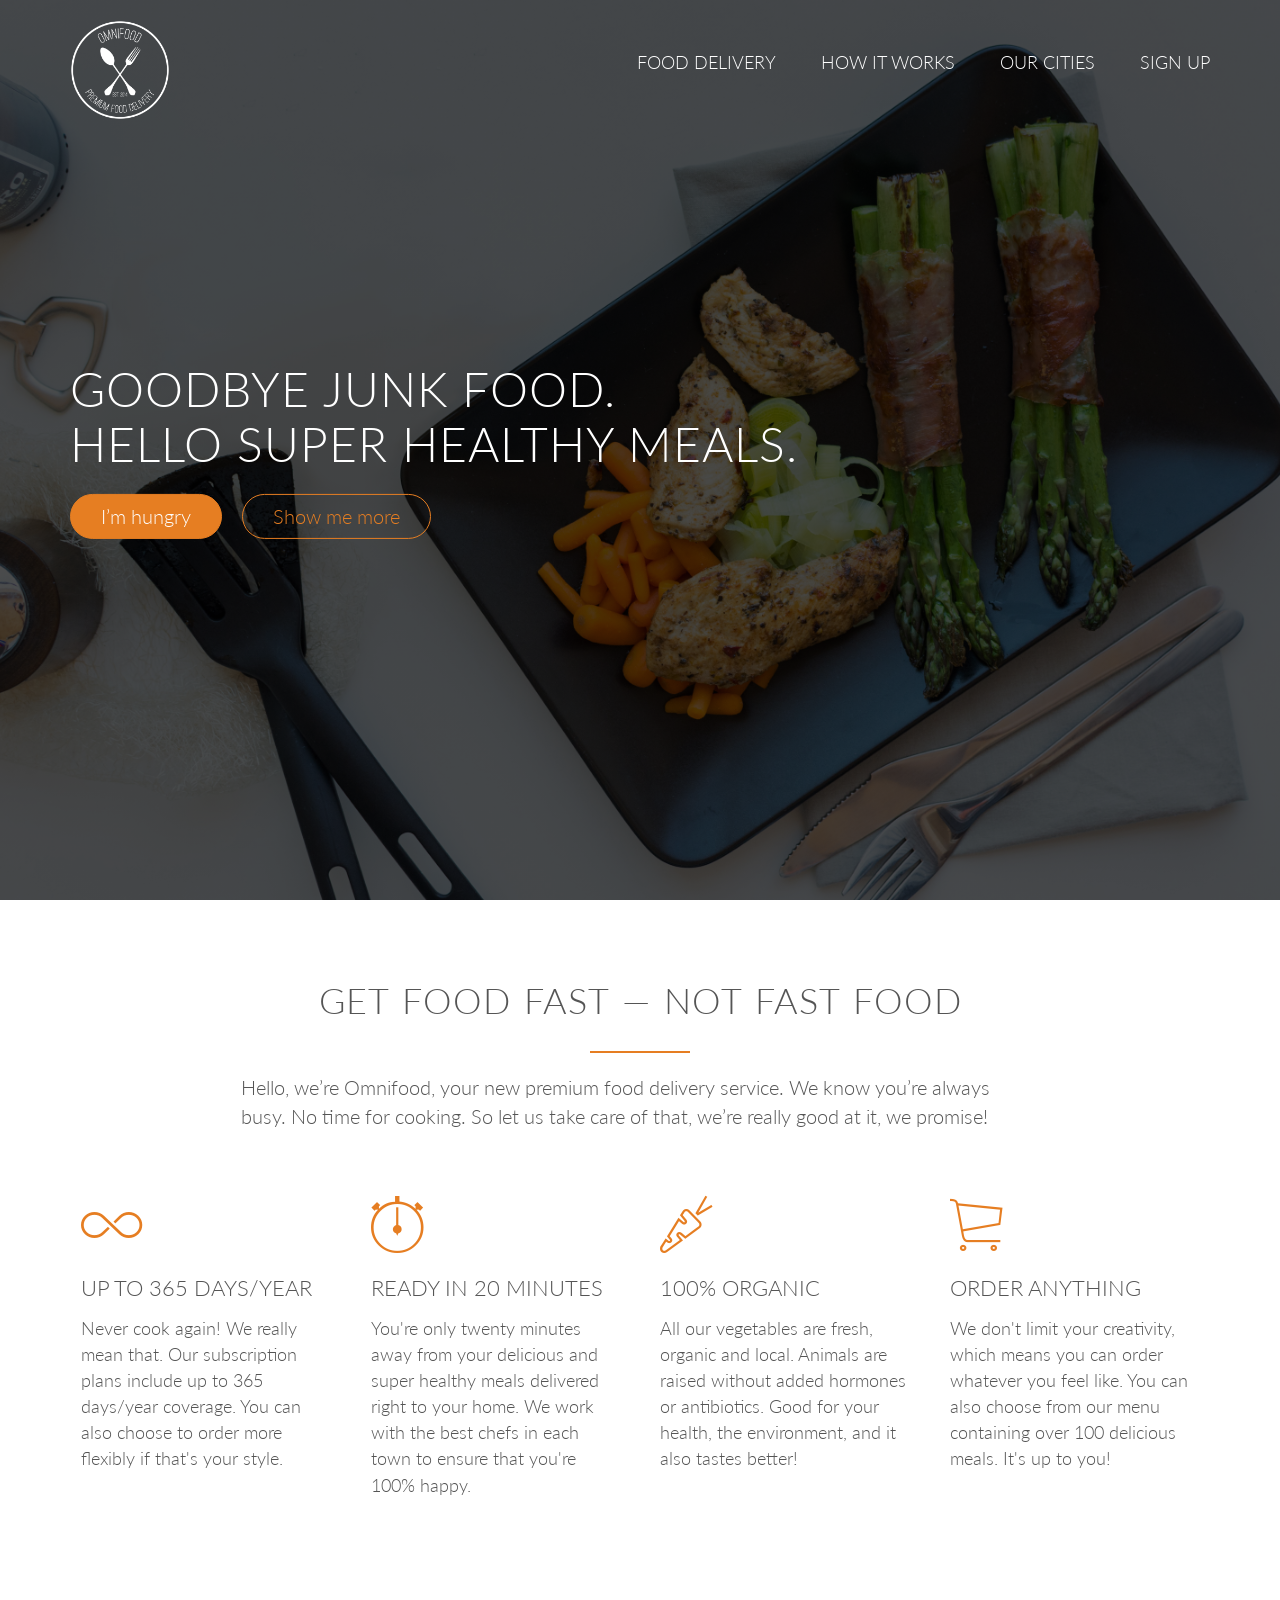
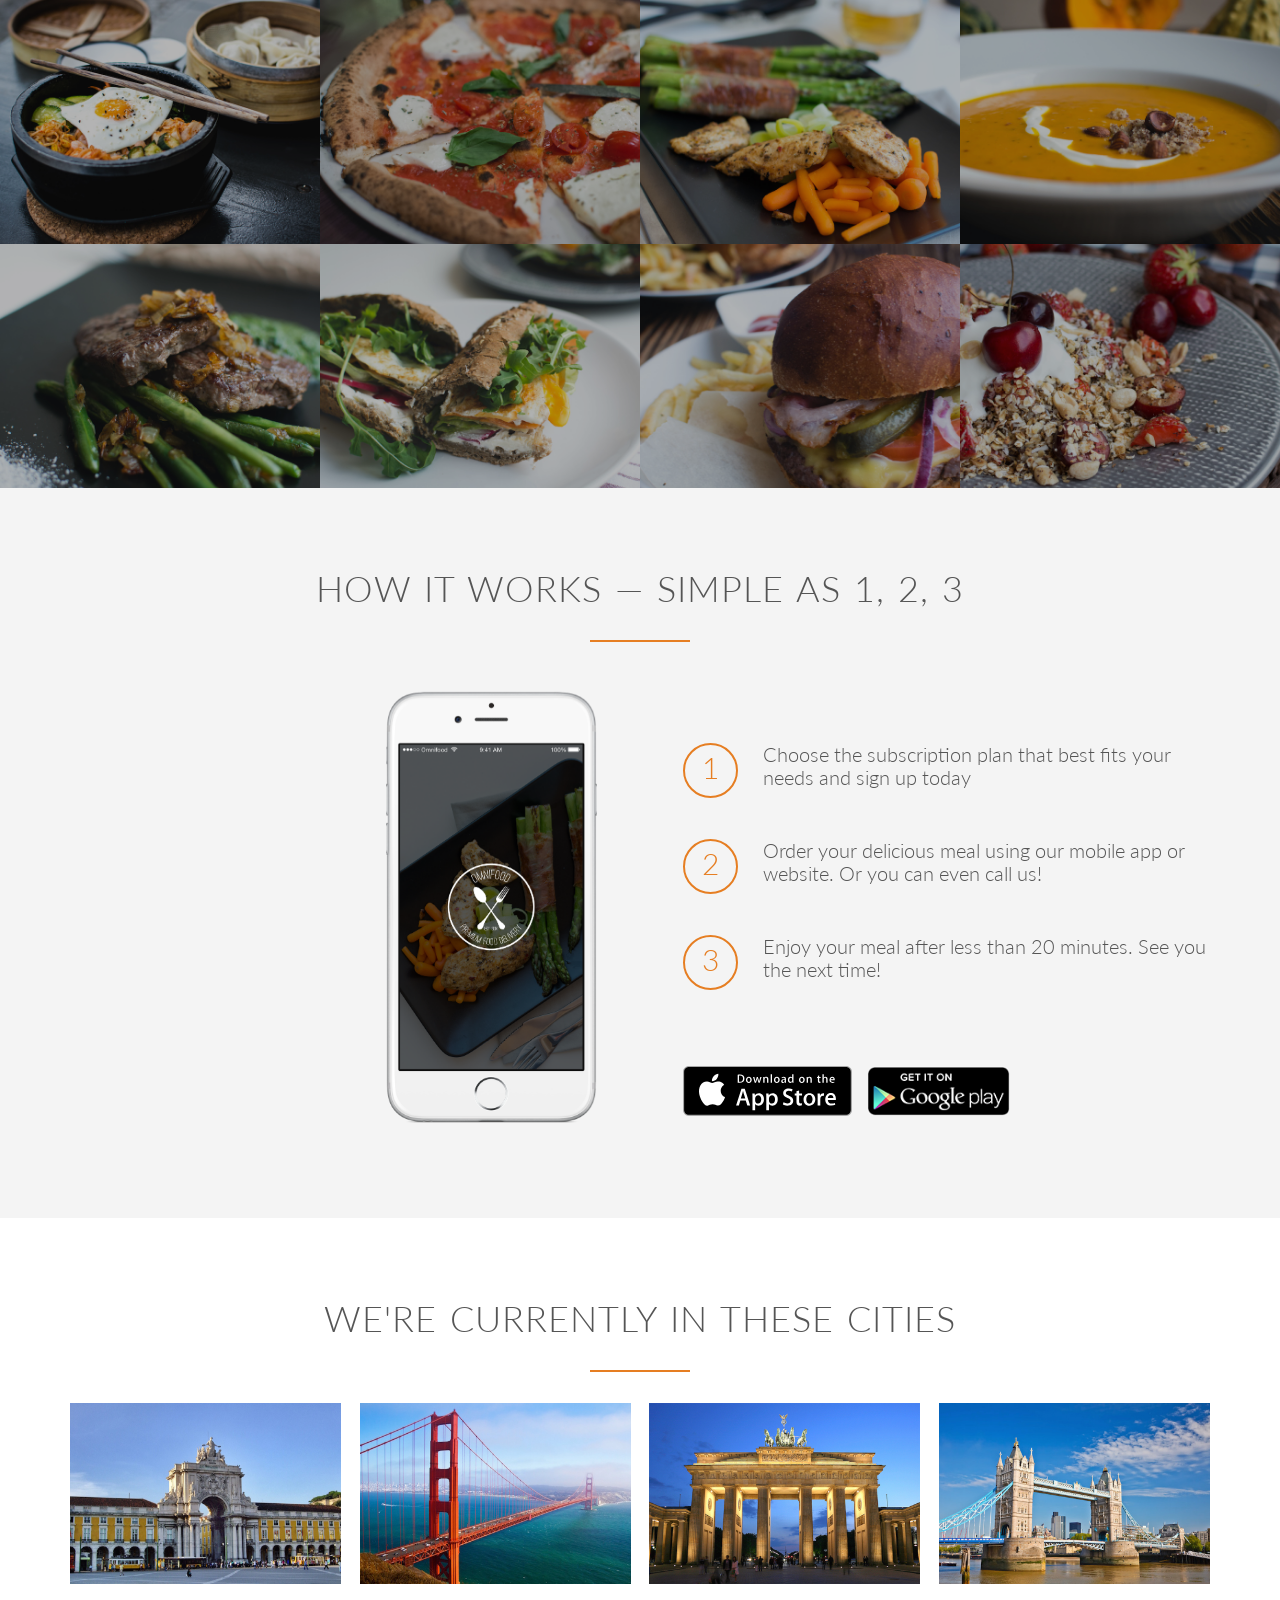
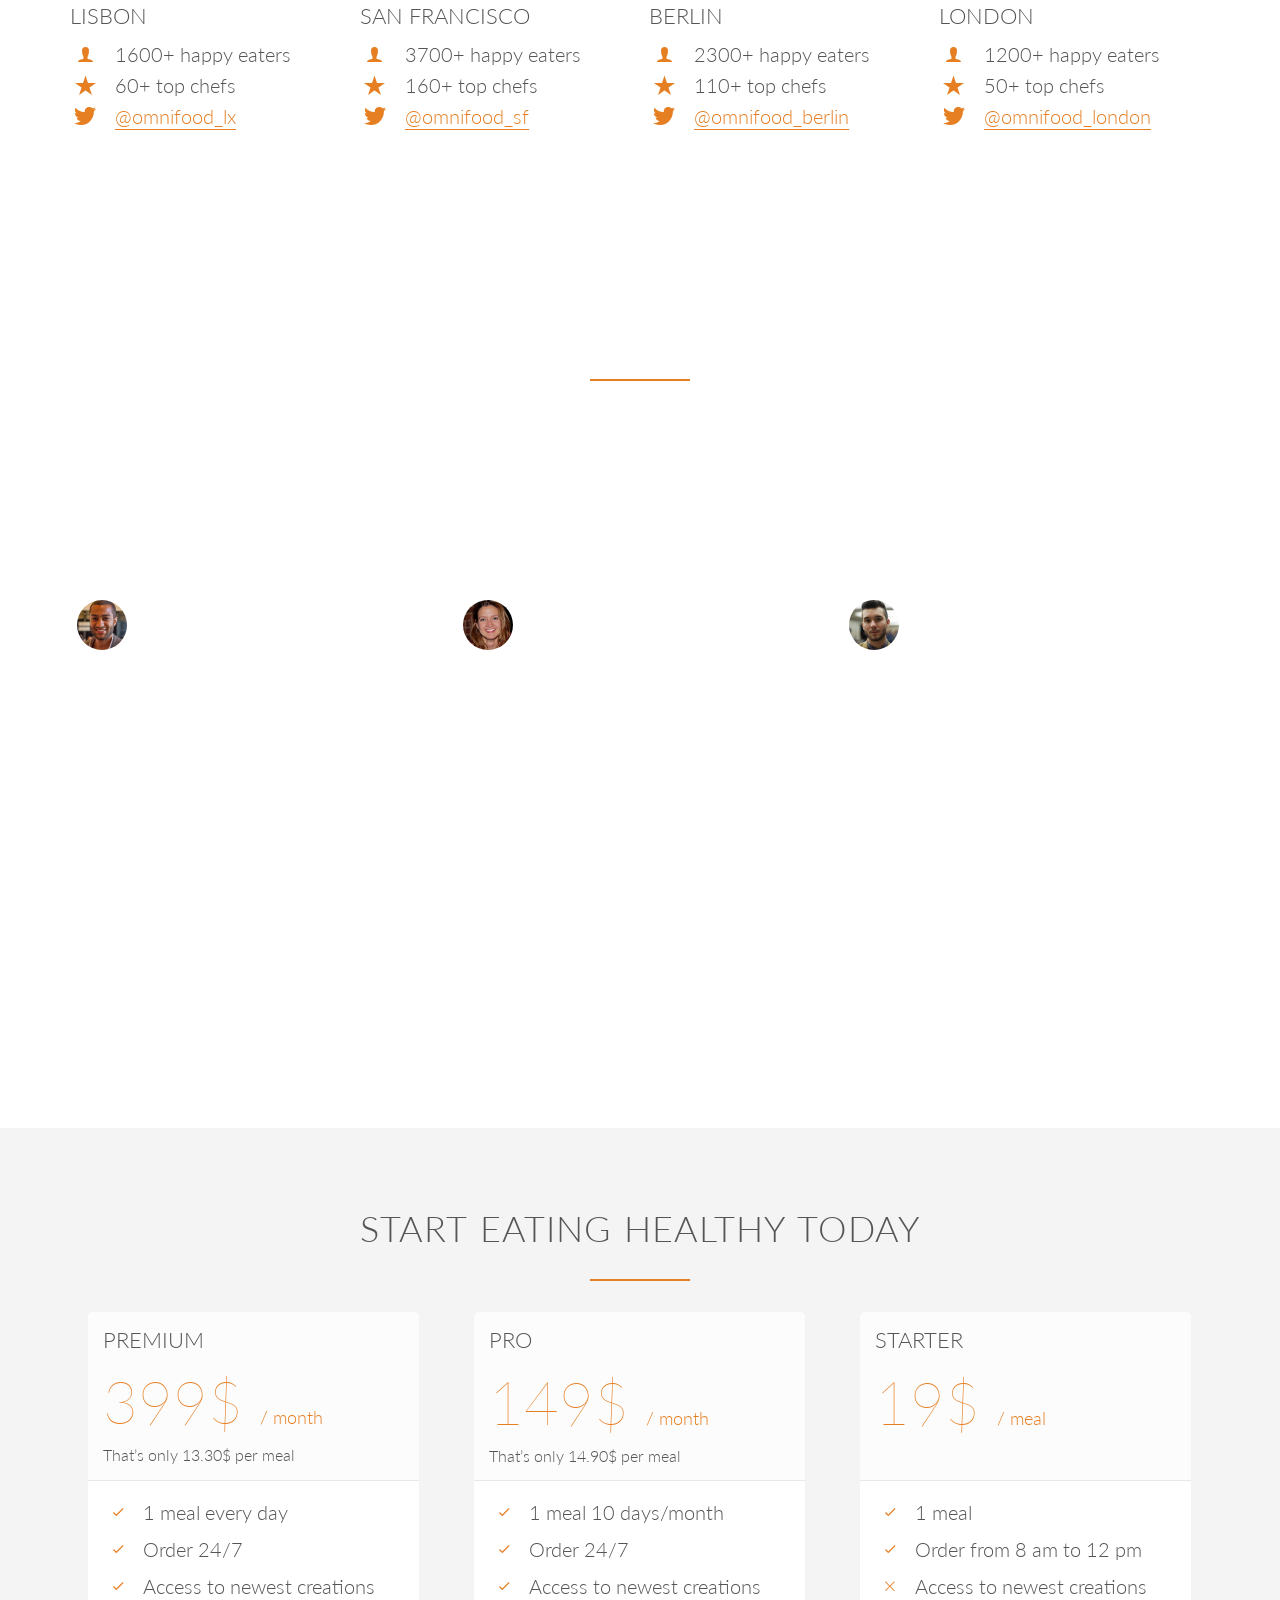
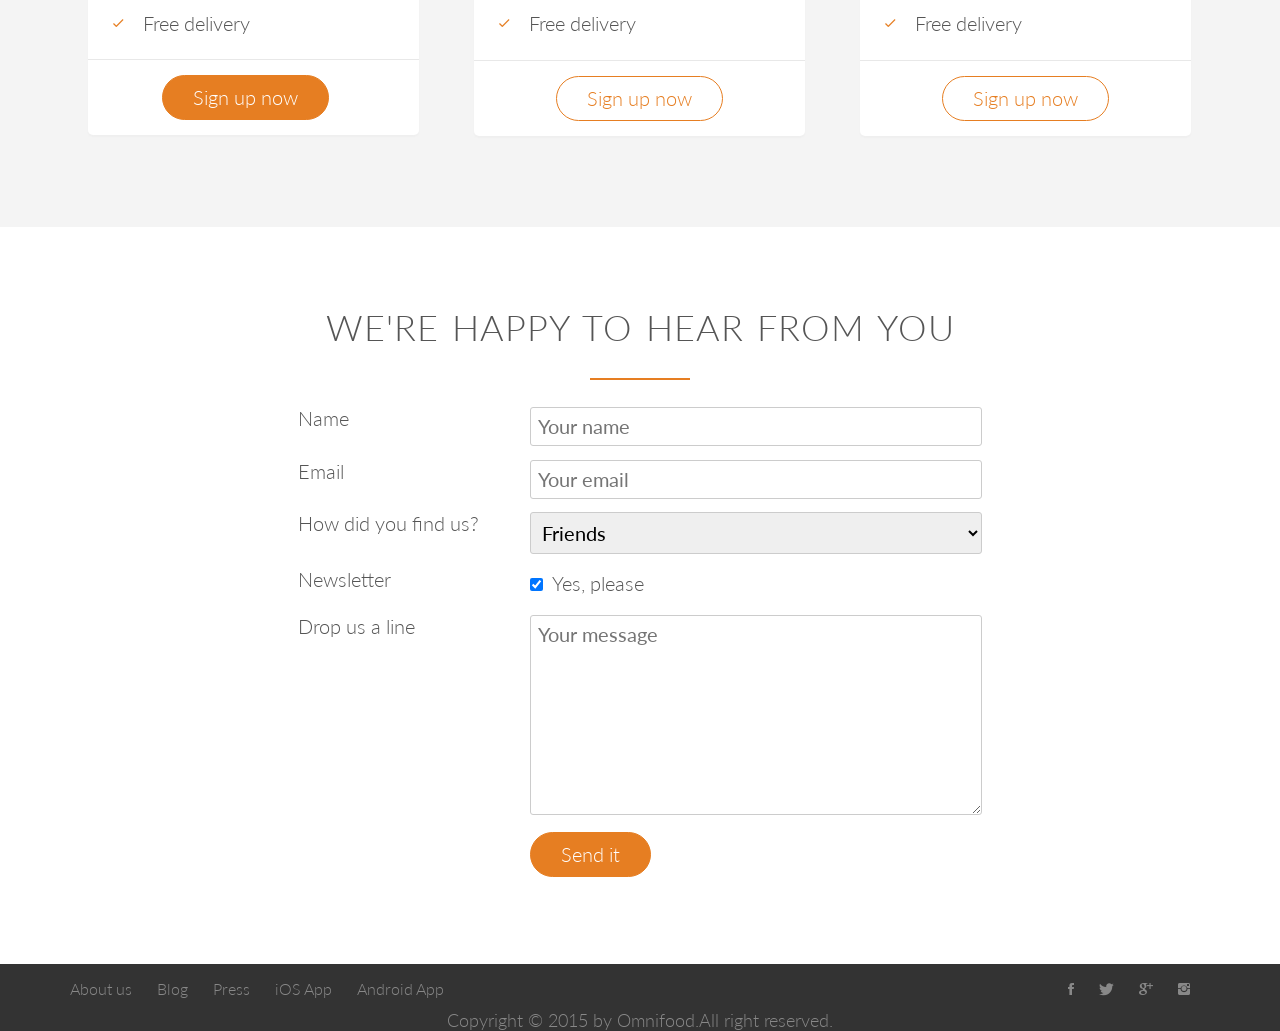
<file: index.html>
<!DOCTYPE html>
<html lang="en">
    <head>
        <meta charset="utf-8">
        <meta name="viewport" content="width=device-width, initial-scale=1.0">
        <meta name="description" content="Omifood is premium food delivery service with a mission to bring affordable and healthy meal to as many people as possible.">
        <link rel="stylesheet" type="text/css" href="vendors/css/normalize.css">
        <link rel="stylesheet" type="text/css" href="resources/css/style.css">
        <link rel="stylesheet" type="text/css" href="vendors/css/grid.css">
        <link rel="stylesheet" type="text/css" href="vendors/css/ionicons.min.css">
        <link rel="stylesheet" type="text/css" href="resources/css/queries.css">
        <link rel="stylesheet" type="text/css" href="vendors/css/animate.css">
        <link href="https://fonts.googleapis.com/css2?family=Lato:ital,wght@0,100;0,300;0,400;1,300&display=swap" rel="stylesheet">
        <title>The Food Factory</title>
        <link rel="apple-touch-icon" sizes="180x180" href="resources\favicon/apple-touch-icon.png">
        <link rel="icon" type="image/png" sizes="32x32" href="resources\favicon/favicon-32x32.png">
        <link rel="icon" type="image/png" sizes="16x16" href="resources\favicon/favicon-16x16.png">
        <link rel="manifest" href="resources\favicon/site.webmanifest">
        <link rel="mask-icon" href="resources\favicon/safari-pinned-tab.svg" color="#5bbad5">
        <link rel="shortcut icon" href="resources\favicon/favicon.ico">
        <meta name="msapplication-TileColor" content="#da532c">
        <meta name="msapplication-config" content="resources\favicon/browserconfig.xml">
        <meta name="theme-color" content="#ffffff">

    </head>

    <body>
        <header>
            <nav>
                <div class="row">
                    <img src="resources/img/logo-white.png" alt="Omnifood logo" class ="logo">
                    <img src="resources/img/logo.png" alt="Omnifood logo black" class ="logo-black">
                    <ul class ="main-nav js--main-nav">
                        <li><a href="#features">Food delivery</a></li>
                        <li><a href="#works">How it works</a></li>
                        <li><a href="#cities">Our cities</a></li>    
                        <li><a href="#plans">Sign up</a></li>                            
                    </ul>
                    <a class="mobile-nav-icon js--nav-icon"><i class="ion-navicon-round"></i></a>
                </div>
            </nav>
            <div class="hero-text-box">
                <h1>Goodbye junk food.<br> Hello super healthy meals.</h1>
                <a class ="btn btn-full js--scroll-to-plans" href="#">I’m hungry </a> 
                <a class ="btn btn-ghost js--scroll-to-start" href="#">Show me more </a>
            </div>
        </header>
        <section class="section-features js--section-features" id="features">
            <div class="row">
                <h2>Get food fast &mdash; not fast food</h2>
                <p class="long-copy">
                    Hello, we’re Omnifood, your new premium food delivery service. We know you’re always busy. No time for cooking. So let us take care of that, we’re really good at it, we promise!
                </p>
            </div>
            <div class="row js--wp-1">
                <div class="col span-1-of-4 box">
                    <i class="ion-ios-infinite-outline icon-big"></i>
                    <h3>Up to 365 days/year</h3>
                    <p>
                       Never cook again! We really mean that. Our subscription plans include up to 365 days/year coverage. You can also choose to order more flexibly if that's your style.
                    </p>
                </div>
                <div class="col span-1-of-4 box">
                    <i class="ion-ios-stopwatch-outline icon-big"></i>
                    <h3>Ready in 20 minutes</h3>
                    <p>
                        You're only twenty minutes away from your delicious and super healthy meals delivered right to your home. We work with the best chefs in each town to ensure that you're 100% happy.
                    </p>
                </div>
                <div class="col span-1-of-4 box">
                    <i class="ion-ios-nutrition-outline icon-big"></i>
                    <h3>100% organic</h3>
                    <p>
                        All our vegetables are fresh, organic and local. Animals are raised without added hormones or antibiotics. Good for your health, the environment, and it also tastes better!
                    </p>
                </div>
                <div class="col span-1-of-4 box">
                    <i class="ion-ios-cart-outline icon-big"></i>
                    <h3>Order anything</h3>
                    <p>
                        We don't limit your creativity, which means you can order whatever you feel like. You can also choose from our menu containing over 100 delicious meals. It's up to you!
                    </p>
                </div>
            </div>
        </section>
        <section class="section-meals">
            <ul class="meal-showcase cleaxfix">
                <li>
                    <figure class="meal-photo">
                        <img src="resources/img/1.jpg" alt="Korean bibimbap with egg and vegetables">
                    </figure>
                </li>
                <li>
                    <figure class="meal-photo">
                        <img src="resources/img/2.jpg" alt="Simple italian pizza with cherry tomatoes">
                    </figure>
                </li>
                <li>
                    <figure class="meal-photo">
                        <img src="resources/img/3.jpg" alt="Chicken breast steak with vegetables">
                    </figure>
                </li>
                <li>
                    <figure class="meal-photo">
                        <img src="resources/img/4.jpg" alt="Autumn pumpkin soup">
                    </figure>
                </li>
            </ul>
            <ul class="meal-showcase cleaxfix ">
                <li>
                    <figure class="meal-photo">
                        <img src="resources/img/5.jpg" alt="Paleo beef steak with vegetables">
                    </figure>
                </li>
                <li>
                    <figure class="meal-photo">
                        <img src="resources/img/6.jpg" alt="Healthy baguette with egg and vegetables">
                    </figure>
                </li>
                <li>
                    <figure class="meal-photo">
                        <img src="resources/img/7.jpg" alt="Burger with cheddar and bacon">
                    </figure>
                </li>
                <li>
                    <figure class="meal-photo">
                        <img src="resources/img/8.jpg" alt="Granola with cherries and strawberries">
                    </figure>
                </li>
            </ul>
        </section>
        <section class="section-steps" id='works'>
            <div class="row">
                <h2>How it works &mdash; Simple as 1, 2, 3</h2>
            </div>
            <div class="row">
                <div class="col span-1-of-2 steps-box">
                    <img src="resources/img/app-iPhone.png" alt="Omnifood app on Iphone" class="app-screen js--wp-2">
                </div>
                <div class="col span-1-of-2 steps-box">
                    <div class="work-steps">
                        <div>1</div>
                        <p>Choose the subscription plan that best fits your needs and sign up today</p>
                    </div>
                    <div class="work-steps">
                        <div>2</div>
                        <p>Order your delicious meal using our mobile app or website. Or you can even call us!</p>
                    </div>
                    <div class="work-steps">
                        <div>3</div>
                        <p>Enjoy your meal after less than 20 minutes. See you the next time!</p>
                    </div>

                    <a href="#" class="btn-app"><img src="resources/img/download-app.svg" alt="App Store Button"> </a>
                    <a href="#" class="btn-app"><img src="resources/img/download-app-android.png" alt="Play Store Button"> </a>
                </div>
            </div>

        </section>
        <section class="section-cities" id="cities">
            <div class="row">
                <h2>We're currently in these cities</h2>
            </div>
            <div class="row js--wp-3">
                <div class="cities span-1-of-4 col">
                    <img src="resources/img/lisbon-3.jpg" alt="Lisbon">
                    <h3>Lisbon</h3>
                    <div class="cityfeature">
                        <i class="ion-ios-person icon-small"></i>
                        1600+ happy eaters
                    </div>
                    <div class="cityfeature">
                        <i class="ion-ios-star icon-small"></i>
                        60+ top chefs
                    </div>
                    <div class="cityfeature">
                        <i class="ion-social-twitter icon-small"></i>
                        <a href="#">@omnifood_lx</a>
                    </div>
                </div>
                <div class="cities span-1-of-4 col">
                    <img src="resources/img/san-francisco.jpg" alt="San Francisco">
                    <h3>San Francisco</h3>
                    <div class="cityfeature">
                        <i class="ion-ios-person icon-small"></i>
                        3700+ happy eaters
                    </div>
                    <div class="cityfeature">
                        <i class="ion-ios-star icon-small"></i>
                        160+ top chefs
                    </div>
                    <div class="cityfeature">
                        <i class="ion-social-twitter icon-small"></i>
                        <a href="#">@omnifood_sf</a>
                    </div> 
                </div>
                <div class="cities span-1-of-4 col">
                    <img src="resources/img/berlin.jpg" alt="Berlin">
                    <h3>Berlin</h3>
                    <div class="cityfeature">
                        <i class="ion-ios-person icon-small"></i>
                        2300+ happy eaters
                    </div>
                    <div class="cityfeature">
                        <i class="ion-ios-star icon-small"></i>
                        110+ top chefs
                    </div>
                    <div class="cityfeature">
                        <i class="ion-social-twitter icon-small"></i>
                        <a href="#">@omnifood_berlin</a>
                    </div>
                </div>
                <div class="cities span-1-of-4 col">
                    <img src="resources/img/london.jpg" alt="London">
                    <h3>London</h3>
                    <div class="cityfeature">
                        <i class="ion-ios-person icon-small"></i>
                        1200+ happy eaters
                    </div>
                    <div class="cityfeature">
                        <i class="ion-ios-star icon-small"></i>
                        50+ top chefs
                    </div>
                    <div class="cityfeature">
                        <i class="ion-social-twitter icon-small"></i>
                        <a href="#">@omnifood_london</a>
                    </div> 
                </div>
            </div>
        </section>

        <section class="section-testimonials">
            <div class="row">
                <h2>Our customers can't live without us</h2>
            </div>
            <div class="row">
                <div class="col span-1-of-3 feedback">
                    <blockquote>
                        Omnifood is just awesome! I just launched a startup which leaves me with no time for cooking, so Omnifood is a life-saver. Now that I got used to it, I couldn't live without my daily meals!
                        <cite><img src="resources/img/customer-1.jpg" alt="customer-1">Alberto Duncan</cite>
                    </blockquote>
                </div>
                <div class="col span-1-of-3 feedback">
                    <blockquote>
                        Inexpensive, healthy and great-tasting meals, delivered right to my home. We have lots of food delivery here in Lisbon, but no one comes even close to Omifood. Me and my family are so in love!
                        <cite><img src="resources/img/customer-2.jpg" alt="customer-2">Joana Silva</cite>
                    </blockquote>
                </div>
                <div class="col span-1-of-3 feedback">
                    <blockquote>
                        I was looking for a quick and easy food delivery service in San Franciso. I tried a lot of them and ended up with Omnifood. Best food delivery service in the Bay Area. Keep up the great work!
                        <cite><img src="resources/img/customer-3.jpg" alt="customer-3">Milton Chapman</cite>
                    </blockquote>
                </div>
            </div>
        </section>
        <section class="section-plans js--section-plans" id="plans">
            <div class="row">
                <h2>Start eating healthy today</h2>
            </div>
            <div class="row">
                <div class="col span-1-of-3">
                    <div class="plan-box js--wp-4">
                        <div>
                            <h3>Premium</h3>
                            <p class="plan-price">399$ <span>/ month</span></p>
                            <p class="plan-price-meal">That’s only 13.30$ per meal</p>
                        </div>
                        <div>
                            <ul>
                                <li><i class="ion-ios-checkmark-empty icon-small"></i>1 meal every day</li>
                                <li><i class="ion-ios-checkmark-empty icon-small"></i>Order 24/7</li>
                                <li><i class="ion-ios-checkmark-empty icon-small"></i>Access to newest creations</li>
                                <li><i class="ion-ios-checkmark-empty icon-small"></i>Free delivery</li>
                            </ul>
                        </div>
                        <div>
                            <a href="#" class="btn btn-full">Sign up now</a>
                        </div>
                    </div>
                </div>
                <div class="col span-1-of-3">
                    <div class="plan-box">
                        <div>
                            <h3>Pro</h3>
                            <p class="plan-price">149$ <span>/ month</span></p>
                            <p class="plan-price-meal">That’s only 14.90$ per meal</p>
                        </div>
                        <div>
                            <ul>
                                <li><i class="ion-ios-checkmark-empty icon-small"></i>1 meal 10 days/month</li>
                                <li><i class="ion-ios-checkmark-empty icon-small"></i>Order 24/7</li>
                                <li><i class="ion-ios-checkmark-empty icon-small"></i>Access to newest creations</li>
                                <li><i class="ion-ios-checkmark-empty icon-small"></i>Free delivery</li>
                            </ul>
                        </div>
                        <div>
                            <a href="#" class="btn btn-ghost">Sign up now</a>
                        </div>
                    </div>
                </div>
                <div class="col span-1-of-3">
                    <div class="plan-box">
                        <div>
                            <h3>Starter</h3>
                            <p class="plan-price">19$ <span>/ meal</span></p>
                            <p class="plan-price-meal">&nbsp;</p>
                        </div>
                        <div>
                            <ul>
                                <li><i class="ion-ios-checkmark-empty icon-small"></i>1 meal</li>
                                <li><i class="ion-ios-checkmark-empty icon-small"></i>Order from 8 am to 12 pm</li>
                                <li><i class="ion-ios-close-empty icon-small"></i>Access to newest creations</li>
                                <li><i class="ion-ios-checkmark-empty icon-small"></i>Free delivery</li>
                            </ul>
                        </div>
                        <div>
                            <a href="#" class="btn btn-ghost">Sign up now</a>
                        </div>
                    </div>
                </div>
            </div>
        </section>
        <section class="section-form">
            <div class="row">
                <h2>We're happy to hear from you</h2>
            </div>
            <div class="row">
                <form method="post" action="#" class="contact-form">
                    <div class="row">
                        <div class="col span-1-of-3">
                            <label for="name">Name</label>
                        </div>
                        <div class="col span-2-of-3">
                            <input type="text" name="name" id="name" placeholder="Your name" required>
                        </div>
                    </div>
                    <div class="row">
                        <div class="col span-1-of-3">
                            <label for="email">Email</label>
                        </div>
                        <div class="col span-2-of-3">
                            <input type="email" name="email" id="email" placeholder="Your email" required>
                        </div>
                    </div>
                    <div class="row">
                        <div class="col span-1-of-3">
                            <label for="find-us">How did you find us?</label>
                        </div>
                        <div class="col span-2-of-3">
                            <select name="find-us" id="find-us">
                                <option value="friends" selected>Friends</option>
                                <option value="search">Search Engine</option>
                                <option value="ad">Advertisement</option>
                                <option value="other">Other</option>
                            </select>
                        </div>
                    </div>
                    <div class="row">
                        <div class="col span-1-of-3">
                            <label>Newsletter</label>
                        </div>
                        <div class="col span-2-of-3">
                            <input type="checkbox" name="news" id="news" checked> Yes, please
                        </div>
                    </div>
                    <div class="row">
                        <div class="col span-1-of-3">
                            <label>Drop us a line</label>
                        </div>
                        <div class="col span-2-of-3">
                            <textarea name="message" placeholder="Your message"></textarea>
                        </div>
                    </div>
                    <div class="row">
                        <div class="col span-1-of-3">
                            <label>&nbsp;</label>
                        </div>
                        <div class="col span-2-of-3">
                            <input type="submit" value="Send it">
                        </div>
                    </div>
                </form>
            </div>
        </section>
        <footer>
            <div class="row">
                <div class="col span-1-of-2 nav-1">
                    <ul class="footer-nav">
                        <li><a href="#">About us</a></li>
                        <li><a href="#">Blog</a></li>
                        <li><a href="#">Press</a></li>
                        <li><a href="#">iOS App</a></li>
                        <li><a href="#">Android App</a></li>                        
                    </ul>
                </div>
                <div class="col span-1-of-2 nav-2">
                    <ul class="social-links">
                        <li><a href="#"><i class="ion-social-facebook"></i></a></li>
                        <li><a href="#"><i class="ion-social-twitter"></i></a></li>
                        <li><a href="#"><i class="ion-social-googleplus"></i></a></li>
                        <li><a href="#"><i class="ion-social-instagram"></i></a></li>
                    </ul>
                </div>
            </div>
            <div class="row">
                <p>
                    Copyright &COPY; 2015 by Omnifood.All right reserved.
                </p>
            </div>
        </footer>
        <script src="https://ajax.googleapis.com/ajax/libs/jquery/1.12.4/jquery.min.js"></script>
        <script src="vendors/js/jquery.waypoints.min.js"></script>
        <script src="resources/js/script.js"></script>
    </body>
</html>
</file>
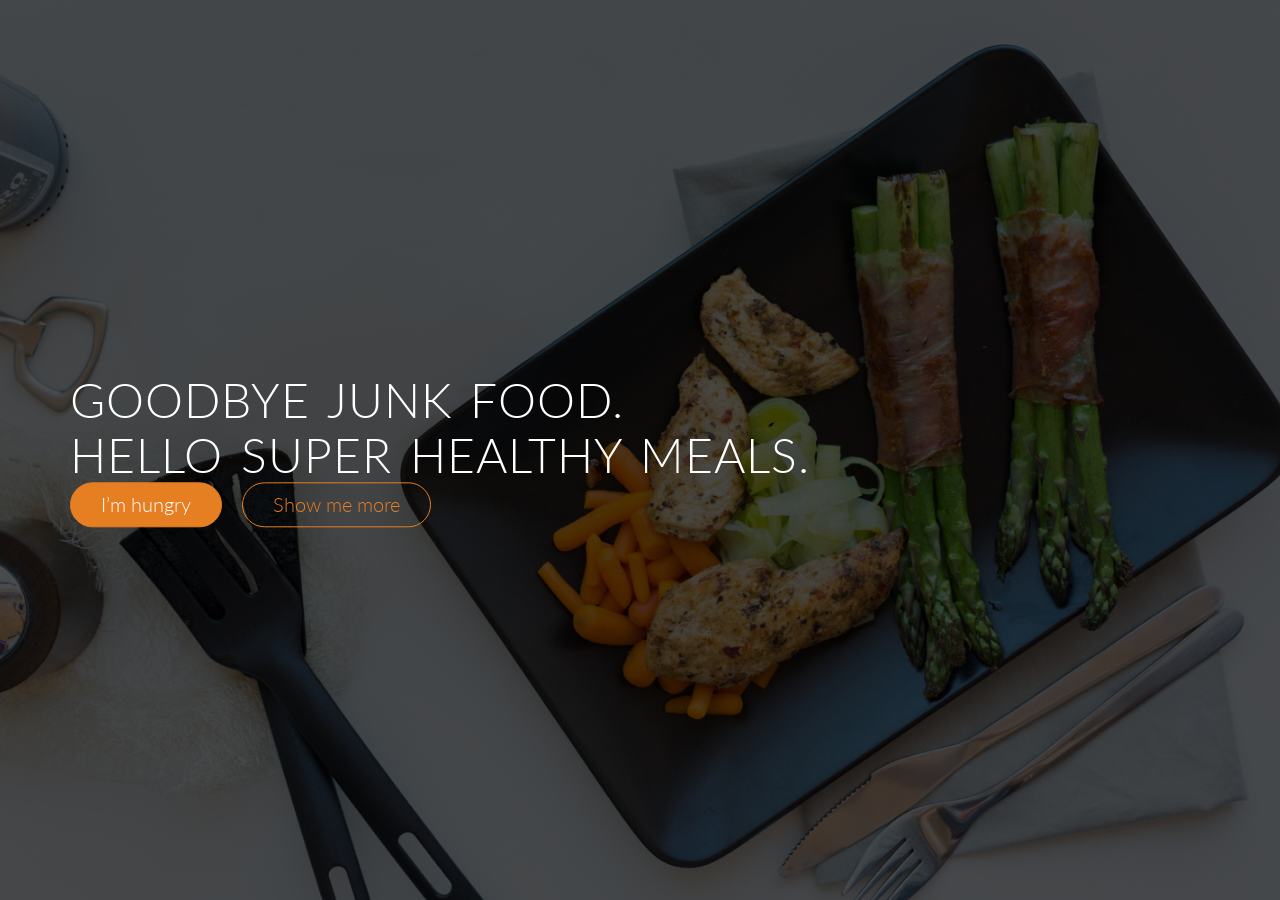
<file: Omnifood/index.html>
<!DOCTYPE html>
<html lang="en">
    <head>
        <link rel="stylesheet" type="text/css" href="vendors/css/normalize.css">
        <link rel="stylesheet" type="text/css" href="resources/css/style.css">
        <link rel="stylesheet" type="text/css" href="vendors/css/grid.css">
        <link href="https://fonts.googleapis.com/css2?family=Lato:ital,wght@0,100;0,300;0,400;1,300&display=swap" rel="stylesheet">
        <title>The Food Factory</title>

    </head>

    <body>
        <header>
            <div class="hero-text-box">
                <h1>Goodbye junk food.<br> Hello super healthy meals.</h1>
                <a class ="btn btn-full" href="#">I’m hungry </a> 
                <a class ="btn btn-ghost" href="#">Show me more </a>
            </div>

        </header>

    </body>
</html>
</file>
<file: resources/css/style.css>
/*-------------------------------------------------------*/
/*BASIC SETUP*/
/*-------------------------------------------------------*/
*{
    margin: 0;
    padding: 0;
    box-sizing: border-box;
}
html,
body{
    background-color: #ffffff;
    color:#555555;
    font-weight: 300;
    font-size: 20px;
    font-family: 'Lato','Arial',sans-serif;
    text-rendering: optimizeLegibility;
    overflow-x: hidden;
}
section{
    padding: 80px 0px;
}
.cleaxfix{zoom: 1}
.cleaxfix:after{
    content: '.';
    clear: both;
    display: block;
    height: 0;
    visibility: hidden;
}
/*-------------------------------------------------------*/
/*REUSEABLE COMPONENT*/
/*-------------------------------------------------------*/

.row{
    max-width: 1140px;
    margin: 0 auto;
}
h1,
h2,
h3{
    font-weight: 300;
    text-transform: uppercase;
}
h1{
    color: #ffffff;
    margin: 0;
    font-size: 240%;
    letter-spacing: 1px;
}
h2{
    font-size: 180%;
    word-spacing: 2px;
    text-align: center;
    margin-bottom: 20px;
    letter-spacing: 1px;
}
h3{
    font-size: 110%;
    margin-bottom: 15px;
}
h2:after{
    display: block;
    height: 2px;
    background-color: #e67e22;
    content: " ";
    width: 100px;
    margin: 0 auto;
    margin-top: 30px;
}
.box{
    padding: 1%;
}

/*-------------------------------------------------------*/
/*Paragraph*/
/*-------------------------------------------------------*/
.long-copy{
    line-height: 145%;
    width: 70%;
    margin-left: 15%;
}
.box p{
    font-size: 90%;
    line-height: 145%;
}

/*-------------------------------------------------------*/
/*Features*/
/*-------------------------------------------------------*/
.section-features .long-copy{
    margin-bottom: 30px;
}

/*-------------------------------------------------------*/
/*ICONS*/
/*-------------------------------------------------------*/
.icon-big{
    font-size: 350%;
    display: block;
    color: #e67e22;
    margin-bottom: 10px;
}
.icon-small{
    display: inline-block;
    width: 30px;
    text-align: center;
    color: #e67e22;
    font-size: 120%;
    margin-right: 10px;

    /*secret to align icon and text*/
    line-height: 120%;
    vertical-align: middle;
    margin-top: -5px;
}

/*-------------------------------------------------------*/
/*Generic Links*/
/*-------------------------------------------------------*/

a:link,
a:visited{
    color: #e67e22;
    text-decoration: none;
    padding-bottom: 1px;
    border-bottom: 1px solid #e67e22;
    transition: border-bottom 0.2s color 0.2s;
}
a:hover,
a:active{
    color: #555555;
    border-bottom: 1px solid transparent;
}

/*-------------------------------------------------------*/
/*BUTTONS*/
/*-------------------------------------------------------*/

.btn:link,
.btn:visited,
input[type=submit] {
    display: inline-block;
    padding: 10px 30px;
    font-weight: 300;
    text-decoration: none;
    border-radius: 200px;
    transition: background-color 0.2s,border 0.2s,color 0.2s;
}
.btn-full:link,
.btn-full:visited,
input[type=submit] {
    background-color: #e67e22 ;
    border: 1px solid #e67e22;
    color: #ffffff;
    margin-right: 15px;
}
.btn-ghost:link,
.btn-ghost:visited{
    border: 1px solid #e67e22;
    color: #e67e22;
}
.btn:hover,
.btn:active,
input[type=submit]:hover,
input[type=submit]:active{
    background-color: #cf6d17;
}
.btn-full:hover,
.btn-full:active{
    border: 1px solid #cf6d17;
}
.btn-ghost:hover,
.btn-ghost:active{
    border: 1px solid #cf6d17;
    color: #ffffff;
}

/*-------------------------------------------------------*/
/*HEADER*/
/*-------------------------------------------------------*/

header{
    background-image:linear-gradient(rgba(0,0,0,0.7),rgba(0,0,0,0.7)), url(img/hero.jpg);
    background-size: cover;
    background-position: center;
    height: 100vh;
    background-attachment: fixed;
}
.hero-text-box{
    position: absolute;
    width: 1140px;
    top: 50%;
    left: 50%;
    transform: translate(-50%,-50%);
}
.hero-text-box a { margin-top: 2%;}
.logo {
    height: 100px;
    width: auto;
    float: left;
    margin-top: 20px;
}
.logo-black {
    display: none;
    height: 50px;
    width: auto;
    float: left;
    margin-top: 5px;
    margin-bottom: 5px;
}
/* Main Navi */
.main-nav{
    float: right;
    list-style: none;
    margin-top: 50px;
}
.main-nav li{
    display: inline-block;
    margin-left: 40px;
}
.main-nav li a:link,
.main-nav li a:visited{
    padding:  8px 0;
    color: #ffffff;
    text-decoration: none;
    text-transform: uppercase;
    font-size: 90%;
    border-bottom: 2px solid transparent;
    transition: border-bottom 0.2s;
}
.main-nav li a:hover,
.main-nav li a:active{
    border-bottom: 2px solid #e67e22;
}
/* Sticky Navi */
.sticky{
    position: fixed;
    top: 0;
    left: 0;
    width: 100%;
    background-color: rgba(255, 255, 255, 0.98);
    box-shadow: 0 2px 2px #efefef;
    z-index: 9999;
}
.sticky .main-nav{
    margin-top: 18px;
}
.sticky .main-nav li a:link,
.sticky .main-nav li a:visited{
    padding:  17px 0;
    color: #555555;
}
.sticky .logo {
    display: none;
}
.sticky .logo-black {
    display: block;
}

/*Mobile Navi*/
.mobile-nav-icon{
    float: right;
    margin-top: 40px;
    cursor: pointer;
    display: none;
}
.mobile-nav-icon i{
    font-size: 200%;
    color: white;
}

/*-------------------------------------------------------*/
/*MEALS*/
/*-------------------------------------------------------*/
.section-meals{
    padding: 0;
}
.meal-showcase{
    list-style: none;
    width: 100%;
}
.meal-showcase li{
    display: block;
    float: left;
    width: 25%;
}
.meal-photo{
    width: 100%;
    margin: 0;
    overflow: hidden;
    background-color: #000000;
}
.meal-photo img{
    opacity: 0.7;
    width: 100%;
    height: auto;
    transform: scale(1.15);
    transition: transform 0.5s ,opacity 0.5s;
}
.meal-photo img:hover{
    transform: scale(1.03);
    opacity: 1;
}

/*-------------------------------------------------------*/
/*HOW IT WORKS*/
/*-------------------------------------------------------*/
.section-steps{
    background-color: #f4f4f4;
}

.steps-box:first-child{
    text-align: right;
    padding-right: 3%;
    margin-top: 30px;
}
.steps-box:last-child{
    padding-left: 3%;
    padding-top: 70px;
}
.app-screen{
    width: 40%;
}
.work-steps{
    margin-bottom: 50px;
}
.work-steps:last-of-type{
    margin-bottom: 85px;
}
.work-steps div{
    color: #e67e22;
    border:2px solid #e67e22;
    display: inline-block;
    border-radius: 50%;
    height: 55px;
    width: 55px;
    text-align: center;
    float: left;
    padding: 5px;
    font-size: 150%;
    margin-right: 25px;
}
.btn-app img{
    height: 50px;
    width: auto;
    margin-right: 10px;
}
.btn-app:link,
.btn-app:visited{
    border: 0;
}

/*-------------------------------------------------------*/
/*Cities*/
/*-------------------------------------------------------*/

.cities img{
    width: 100%;
    height: auto;
    margin-bottom: 15px;
}
.cityfeature{
    margin-bottom: 5px;
}

/*-------------------------------------------------------*/
/*Customer Testimonials*/
/*-------------------------------------------------------*/

.section-testimonials{
    background-image:linear-gradient(rgba(0,0,0,0.8),rgba(0,0,0,0.8)), url(img/back-customers.jpg);
    background-size: cover;
    background-position: center;
    height: 100vh;
    width: auto;
    background-attachment: fixed;
}
.feedback blockquote,
.section-testimonials h2{
    color: #ffffff;
}
.feedback blockquote{
    padding: 2%;
    font-style: italic;
    position: relative;
    margin-top: 40px;
}
.feedback cite{
    font-size: 90%;
    margin-top: 25px;
    display: block;
}
.feedback blockquote:before{
    content: "\201C";
    font-size: 400%;
    display: block;
    position: absolute;
    top:-40px;
    left: -5px;
}
.feedback cite img{
    height: 50px;
    border-radius: 50%;
    margin-right: 10px;
    vertical-align: middle;
}

/*-------------------------------------------------------*/
/*Plans*/
/*-------------------------------------------------------*/
.section-plans{
    background-color: #f4f4f4;
}
.plan-box{
    background-color: #ffffff;
    border-radius: 5px;
    width: 90%;
    margin-left: 5%;
    box-shadow: 0 2px 2px #efefef;
}

.plan-price{
    font-size: 300%;
    margin-bottom: 10px;
    font-weight: 100;
    color: #e67e22;
}
.plan-price span{
    font-size: 30%;
    font-weight: 300;
}
.plan-price-meal{
    font-size: 80%;
}

.plan-box div{
    padding: 15px;
    border-bottom: 1px solid #e8e8e8;
}

.plan-box ul{
    list-style: none;
}
.plan-box ul li{
    padding: 5px 0px;
}
.plan-box li i{
    margin-right: 10px;
    font-size: 130%;
}
.plan-box div:last-child{
    text-align: center;
    border: none;
}
.plan-box div:first-child{
    background-color: #fcfcfc;
    border-top-left-radius: 5px;
    border-top-right-radius: 5px;
}

/*-------------------------------------------------------*/
/*Contact Form*/
/*-------------------------------------------------------*/

.contact-form{
    width: 60%;
    margin: 0 auto;
}
input[type=text],
input[type=email]
,select,textarea{
    width: 100%;
    padding: 7px;
    border-radius: 3px;
    border: 1px solid #cccccc;
}
textarea{
    height: 200px;
}
input[type=checkbox]{
    margin: 10px 5px 10px 0;
}
*:focus{
    outline: none;
}

/*-------------------------------------------------------*/
/*Footer*/
/*-------------------------------------------------------*/
footer{
    background-color: #333333;
    color: #ffffff;
}
.footer-nav li,
.social-links li{
    display:inline-block;
    margin-right: 20px;
    font-size: 80%;
}
.footer-nav li a,
.social-links li a{
    border: none;
    text-decoration: none;
}
footer p{
    font-size: 90%;
    color: #888888;
    text-align: center;
}
.footer-nav{
    list-style: none;
    float: left;
}
.social-links{
    list-style: none;
    float: right;
}
.footer-nav li a:link,
.social-links li a:link,
.footer-nav li a:visited,
.social-links li a:visited{
    color: #888888;
    transition: color 0.2s;
}
.footer-nav li a:hover,
.footer-nav li a:active{
    color: #dddddd;
}
.social-links li a:link,
.social-links li a:visited{
    font: 180%;
}
.social-links li a:hover,
.social-links li a:active{
    color: #dddddd;
}

.ion-social-facebook,
.ion-social-twitter,
.ion-social-googleplus,
.ion-social-instagram{
    transition: 0.2s;
}

.ion-social-facebook:hover{
    color: #3b5998;
}
.ion-social-twitter:hover{
    color: #55acee;
}
.ion-social-googleplus:hover{
    color: #dd4b39;
}
.ion-social-instagram:hover{
    color: #cd486b;
}

/*-------------------------------------------------------*/
/*Animation*/
/*-------------------------------------------------------*/
.js--wp-1,
.js--wp-2,
.js--wp-3{
    opacity: 0;
    animation-duration: 1s;
}
.js--wp-4{
    animation-duration: 1s;
}

.js--wp-1.animated,
.js--wp-2.animated,
.js--wp-3.animated{
    opacity: 1;
}
</file>
<file: vendors/css/grid.css>
/*  SECTIONS  ============================================================================= */

.section {
	clear: both;
	padding: 0px;
	margin: 0px;
}

/*  GROUPING  ============================================================================= */

.row {
    zoom: 1; /* For IE 6/7 (trigger hasLayout) */
}

.row:before,
.row:after {
    content:"";
    display:table;
}
.row:after {
    clear:both;
}

/*  GRID COLUMN SETUP   ==================================================================== */

.col {
	display: block;
	float:left;
	margin: 1% 0 1% 1.6%;
}

.col:first-child { margin-left: 0; } /* all browsers except IE6 and lower */


/*  REMOVE MARGINS AS ALL GO FULL WIDTH AT 480 PIXELS */

@media only screen and (max-width: 480px) {
	.col { 
		/*margin: 1% 0 1% 0%;*/
        margin: 0;
	}
}


/*  GRID OF TWO   ============================================================================= */


.span-2-of-2 {
	width: 100%;
}

.span-1-of-2 {
	width: 49.2%;
}

/*  GO FULL WIDTH AT LESS THAN 480 PIXELS */

@media only screen and (max-width: 480px) {
	.span-2-of-2 {
		width: 100%; 
	}
	.span-1-of-2 {
		width: 100%; 
	}
}


/*  GRID OF THREE   ============================================================================= */

	
.span-3-of-3 {
	width: 100%; 
}

.span-2-of-3 {
	width: 66.13%; 
}

.span-1-of-3 {
	width: 32.26%; 
}


/*  GO FULL WIDTH AT LESS THAN 480 PIXELS */

@media only screen and (max-width: 480px) {
	.span-3-of-3 {
		width: 100%; 
	}
	.span-2-of-3 {
		width: 100%; 
	}
	.span-1-of-3 {
		width: 100%;
	}
}

/*  GRID OF FOUR   ============================================================================= */

	
.span-4-of-4 {
	width: 100%; 
}

.span-3-of-4 {
	width: 74.6%; 
}

.span-2-of-4 {
	width: 49.2%; 
}

.span-1-of-4 {
	width: 23.8%; 
}


/*  GO FULL WIDTH AT LESS THAN 480 PIXELS */

@media only screen and (max-width: 480px) {
	.span-4-of-4 {
		width: 100%; 
	}
	.span-3-of-4 {
		width: 100%; 
	}
	.span-2-of-4 {
		width: 100%; 
	}
	.span-1-of-4 {
		width: 100%; 
	}
}


/*  GRID OF FIVE   ============================================================================= */

	
.span-5-of-5 {
	width: 100%;
}

.span-4-of-5 {
  	width: 79.68%; 
}

.span-3-of-5 {
  	width: 59.36%; 
}

.span-2-of-5 {
  	width: 39.04%;
}

.span-1-of-5 {
  	width: 18.72%;
}


/*  GO FULL WIDTH AT LESS THAN 480 PIXELS */

@media only screen and (max-width: 480px) {
	.span-5-of-5 {
		width: 100%; 
	}
	.span-4-of-5 {
		width: 100%; 
	}
	.span-3-of-5 {
		width: 100%; 
	}
	.span-2-of-5 {
		width: 100%; 
	}
	.span-1-of-5 {
		width: 100%; 
	}
}


/*  GRID OF SIX   ============================================================================= */


.span-6-of-6 {
	width: 100%;
}

.span-5-of-6 {
  	width: 83.06%;
}

.span-4-of-6 {
  	width: 66.13%;
}

.span-3-of-6 {
  	width: 49.2%;
}

.span-2-of-6 {
  	width: 32.26%;
}

.span-1-of-6 {
  	width: 15.33%;
}


/*  GO FULL WIDTH AT LESS THAN 480 PIXELS */

@media only screen and (max-width: 480px) {
	.span-6-of-6 {
		width: 100%; 
	}
	.span-5-of-6 {
		width: 100%; 
	}
	.span-4-of-6 {
		width: 100%; 
	}
	.span-3-of-6 {
		width: 100%; 
	}
	.span-2-of-6 {
		width: 100%; 
	}
	.span-1-of-6 {
		width: 100%; 
	}
}



/*  GRID OF SEVEN   ============================================================================= */


.span-7-of-7 {
	width: 100%;
}

.span-6-of-7 {
	width: 85.48%;
}

.span-5-of-7 {
  	width: 70.97%;
}

.span-4-of-7 {
  	width: 56.45%;
}

.span-3-of-7 {
  	width: 41.94%;
}

.span-2-of-7 {
  	width: 27.42%;
}

.span-1-of-7 {
  	width: 12.91%;
}


/*  GO FULL WIDTH AT LESS THAN 480 PIXELS */

@media only screen and (max-width: 480px) {
	.span-7-of-7 {
		width: 100%; 
	}
	.span-6-of-7 {
		width: 100%; 
	}
	.span-5-of-7 {
		width: 100%; 
	}
	.span-4-of-7 {
		width: 100%; 
	}
	.span-3-of-7 {
		width: 100%; 
	}
	.span-2-of-7 {
		width: 100%; 
	}
	.span-1-of-7 {
		width: 100%; 
	}
}


/*  GRID OF EIGHT   ============================================================================= */

	
.span-8-of-8 {
	width: 100%;
}

.span-7-of-8 {
	width: 87.3%; 
}

.span-6-of-8 {
	width: 74.6%; 
}

.span-5-of-8 {
	width: 61.9%; 
}

.span-4-of-8 {
	width: 49.2%; 
}

.span-3-of-8 {
	width: 36.5%;
}

.span-2-of-8 {
	width: 23.8%; 
}

.span-1-of-8 {
	width: 11.1%; 
}


/*  GO FULL WIDTH AT LESS THAN 480 PIXELS */

@media only screen and (max-width: 480px) {
	.span-8-of-8 {
		width: 100%; 
	}
	.span-7-of-8 {
		width: 100%; 
	}
	.span-6-of-8 {
		width: 100%; 
	}
	.span-5-of-8 {
		width: 100%; 
	}
	.span-4-of-8 {
		width: 100%; 
	}
	.span-3-of-8 {
		width: 100%; 
	}
	.span-2-of-8 {
		width: 100%; 
	}
	.span-1-of-8 {
		width: 100%; 
	}
}


/*  GRID OF NINE   ============================================================================= */


.span-9-of-9 {
	width: 100%;
}

.span-8-of-9 {
	width: 88.71%;
}

.span-7-of-9 {
	width: 77.42%; 
}

.span-6-of-9 {
	width: 66.13%; 
}

.span-5-of-9 {
	width: 54.84%; 
}

.span-4-of-9 {
	width: 43.55%; 
}

.span-3-of-9 {
	width: 32.26%;
}

.span-2-of-9 {
	width: 20.97%; 
}

.span-1-of-9 {
	width: 9.68%; 
}


/*  GO FULL WIDTH AT LESS THAN 480 PIXELS */

@media only screen and (max-width: 480px) {
	.span-9-of-9 {
		width: 100%; 
	}
	.span-8-of-9 {
		width: 100%; 
	}
	.span-7-of-9 {
		width: 100%; 
	}
	.span-6-of-9 {
		width: 100%; 
	}
	.span-5-of-9 {
		width: 100%; 
	}
	.span-4-of-9 {
		width: 100%; 
	}
	.span-3-of-9 {
		width: 100%; 
	}
	.span-2-of-9 {
		width: 100%; 
	}
	.span-1-of-9 {
		width: 100%; 
	}
}


/*  GRID OF TEN   ============================================================================= */


.span-10-of-10 {
	width: 100%;
}

.span-9-of-10 {
	width: 89.84%;
}

.span-8-of-10 {
	width: 79.68%;
}

.span-7-of-10 {
	width: 69.52%; 
}

.span-6-of-10 {
	width: 59.36%; 
}

.span-5-of-10 {
	width: 49.2%; 
}

.span-4-of-10 {
	width: 39.04%; 
}

.span-3-of-10 {
	width: 28.88%;
}

.span-2-of-10 {
	width: 18.72%; 
}

.span-1-of-10 {
	width: 8.56%; 
}


/*  GO FULL WIDTH AT LESS THAN 480 PIXELS */

@media only screen and (max-width: 480px) {
	.span-10-of-10 {
		width: 100%; 
	}
	.span-9-of-10 {
		width: 100%; 
	}
	.span-8-of-10 {
		width: 100%; 
	}
	.span-7-of-10 {
		width: 100%; 
	}
	.span-6-of-10 {
		width: 100%; 
	}
	.span-5-of-10 {
		width: 100%; 
	}
	.span-4-of-10 {
		width: 100%; 
	}
	.span-3-of-10 {
		width: 100%; 
	}
	.span-2-of-10 {
		width: 100%; 
	}
	.span-1-of-10 {
		width: 100%; 
	}
}


/*  GRID OF ELEVEN   ============================================================================= */

.span-11-of-11 {
	width: 100%;
}

.span-10-of-11 {
	width: 90.76%;
}

.span-9-of-11 {
	width: 81.52%;
}

.span-8-of-11 {
	width: 72.29%;
}

.span-7-of-11 {
	width: 63.05%; 
}

.span-6-of-11 {
	width: 53.81%; 
}

.span-5-of-11 {
	width: 44.58%; 
}

.span-4-of-11 {
	width: 35.34%; 
}

.span-3-of-11 {
	width: 26.1%;
}

.span-2-of-11 {
	width: 16.87%; 
}

.span-1-of-11 {
	width: 7.63%; 
}


/*  GO FULL WIDTH AT LESS THAN 480 PIXELS */

@media only screen and (max-width: 480px) {
	.span-11-of-11 {
		width: 100%; 
	}
	.span-10-of-11 {
		width: 100%; 
	}
	.span-9-of-11 {
		width: 100%; 
	}
	.span-8-of-11 {
		width: 100%; 
	}
	.span-7-of-11 {
		width: 100%; 
	}
	.span-6-of-11 {
		width: 100%; 
	}
	.span-5-of-11 {
		width: 100%; 
	}
	.span-4-of-11 {
		width: 100%; 
	}
	.span-3-of-11 {
		width: 100%; 
	}
	.span-2-of-11 {
		width: 100%; 
	}
	.span-1-of-11 {
		width: 100%; 
	}
}


/*  GRID OF TWELVE   ============================================================================= */

.span-12-of-12 {
	width: 100%;
}

.span-11-of-12 {
	width: 91.53%;
}

.span-10-of-12 {
	width: 83.06%;
}

.span-9-of-12 {
	width: 74.6%;
}

.span-8-of-12 {
	width: 66.13%;
}

.span-7-of-12 {
	width: 57.66%; 
}

.span-6-of-12 {
	width: 49.2%; 
}

.span-5-of-12 {
	width: 40.73%; 
}

.span-4-of-12 {
	width: 32.26%; 
}

.span-3-of-12 {
	width: 23.8%;
}

.span-2-of-12 {
	width: 15.33%; 
}

.span-1-of-12 {
	width: 6.86%; 
}


/*  GO FULL WIDTH AT LESS THAN 480 PIXELS */

@media only screen and (max-width: 480px) {
	.span-12-of-12 {
		width: 100%; 
	}
	.span-11-of-12 {
		width: 100%; 
	}
	.span-10-of-12 {
		width: 100%; 
	}
	.span-9-of-12 {
		width: 100%; 
	}
	.span-8-of-12 {
		width: 100%; 
	}
	.span-7-of-12 {
		width: 100%; 
	}
	.span-6-of-12 {
		width: 100%; 
	}
	.span-5-of-12 {
		width: 100%; 
	}
	.span-4-of-12 {
		width: 100%; 
	}
	.span-3-of-12 {
		width: 100%; 
	}
	.span-2-of-12 {
		width: 100%; 
	}
	.span-1-of-12 {
		width: 100%; 
	}
}
</file>
<file: resources/css/queries.css>
/*-------------------------------------------------------*/
/*Small Phones from 0 to 480px*/
/*-------------------------------------------------------*/

@media only screen and (max-width: 480px){
    section{ padding: 25px 0;}
    .contact-form { width: 100%;}
}

/*-------------------------------------------------------*/
/*From 481px to 767px*/
/*-------------------------------------------------------*/

@media only screen and (max-width: 767px){
    body{ font-size: 16px; }
    section{ padding: 30px 0;}
    .row,
    .hero-text-box{ padding: 0 4%;}
    .col{width: 100%;
        margin: 0 0 4% 0 ;
    }
    .main-nav { display: none;}
    /*.sticky .main-nav{display: block;}*/
    .sticky .main-nav{
        margin-top: 10px;
    }
    .sticky .main-nav li a:link,
    .sticky .main-nav li a:visited{
        padding:  10px 0;
    }
    .mobile-nav-icon{
        display: inline-block;
        margin-top: 20px;
    }
    .sticky .mobile-nav-icon i{
        color: #555555;
    }
    .sticky .mobile-nav-icon{
        margin-top: 5px;
    }
    .sticky .main-nav li a:link,
    .sticky .main-nav li a:visited{
        margin-top: -10px;
    }
    .main-nav{
        float: left;
        margin-top: 15px;
        margin-left: 25px;
    }
    .main-nav li{
        display: block;
    }
    .main-nav li a:link,
    .main-nav li a:visited{
        display: block;
        border:  0;
        padding: 10px 0px;
        font-size: 100%;
    }
    .main-nav li{
        margin-left: 10px;
    }
    /*.sticky .main-nav li a:link,
    .sticky .main-nav li a:visited{
        font-size: 40%;
    }*/
    .logo-black {
        height: 50px;
        width: auto;
        margin-top: 10px;
        margin-bottom: 3px;
    }
    .long-copy{
        width: 100%;
        margin-left: 0%;
    }
    h1{
        font-size: 180%;
    }
    h2{
        font-size: 150%;
    }
    .work-steps{
        margin-bottom: 20px;
    }
    .work-steps:last-of-type{
        margin-bottom: 10px;
    }
    .work-steps div{
        height: 40px;
        width: 40px;
        padding: 4px;
        margin-right: 15px;
        font-size: 120%;
    }
    .steps-box:first-child{ text-align: center; }
    .app-screen{
        width: 20%;
    }
    .section-testimonials{
        height: 190vh;}
}

/*-------------------------------------------------------*/
/*From 768px to 1023px*/
/*-------------------------------------------------------*/

@media only screen and (max-width: 1023px){
    body{ font-size: 18px; }
    section{ padding: 60px 0;}
    .long-copy{
        width: 80%;
        margin-left: 10%;
    }
    .btn-app img{
        height: 40px;
        width: auto;
        margin-right: 10px;
    }
    .app-screen{
        width: 50%;
        margin-top: 15px;
    }
    .work-steps{
        margin-bottom: 30px;
    }
    .work-steps:last-of-type{
        margin-bottom: 60px;
    }
    .steps-box{ margin-top: 10px; }
    .icon-small{ 
        width: 17px; 
        margin-right: 5px;
    }
    .cityfeature{ font-size: 90%;}
    .plan-box{
        width: 100%;
        margin-left: 0;
    }
    .plan-price{
        font-size: 250%;
        margin-bottom: 5px;
        font-weight: 200;
    }
    .plan-price span{
        font-size: 40%;
    }
    .plan-box li i{
        margin-right: 10px;
        font-size: 130%;
    }
    .plan-box ul li{
        padding: 3px 0px;
        font-size: 80%;
    }
    .contact-form{ width: 80%;}
    .steps-box:last-child{  padding-top: 13%;}
    .hero-text-box a { margin-top: 2%;}
}

/*-------------------------------------------------------*/
/*Screen upto 1200px*/
/*-------------------------------------------------------*/

@media only screen and (max-width: 1200px){
    *{
        margin: 0;
        padding: 0;
        box-sizing: border-box;
    }
    .hero-text-box{
        width: 100%;
        padding: 0 2%;
    }
    .row{ padding: 0 2%; }
}
</file>
<file: Omnifood/resources/css/style.css>
*{
    margin: 0;
    padding: 0;
    box-sizing: border-box;
}

html{
    background-color: #ffffff;
    color:#555555;
    font-weight: 300;
    font-size: 20px;
    font-family: 'Lato','Arial',sans-serif;
    text-rendering: optimizeLegibility;

}
.row{
    max-width: 1140px;
    margin: 0 auto;
}

header{
    background-image:linear-gradient(rgba(0,0,0,0.7),rgba(0,0,0,0.7)), url(img/hero.jpg);
    background-size: cover;
    background-position: center;
    height: 100vh;
}
h1{
    color: #ffffff;
    margin: 0;
    font-size: 240%;
    font-weight: 300;
    text-transform: uppercase;
    letter-spacing: 1px;
    word-spacing: 4px;
}
.hero-text-box{
    position: absolute;
    width: 1140px;
    top: 50%;
    left: 50%;
    transform: translate(-50%,-50%);
}
.btn:link,
.btn:visited {
    display: inline-block;
    padding: 10px 30px;
    font-weight: 300;
    text-decoration: none;
    border-radius: 200px;
    transition: background-color 0.2s,border 0.2s,color 0.2s;
}

.btn-full:link,
.btn-full:visited{
    background-color: #e67e22 ;
    border: 1px solid #e67e22;
    color: #ffffff;
    margin-right: 15px;
}
.btn-ghost:link,
.btn-ghost:visited{
    border: 1px solid #e67e22;
    color: #e67e22;
}
.btn:hover,
.btn:active{
    background-color: #cf6d17;
}

.btn-full:hover,
.btn-full:active{
    border: 1px solid #cf6d17;
}
.btn-ghost:hover,
.btn-ghost:active{
    border: 1px solid #cf6d17;
    color: #ffffff;
}
</file>
<file: Omnifood/vendors/css/grid.css>
/*  SECTIONS  ============================================================================= */

.section {
	clear: both;
	padding: 0px;
	margin: 0px;
}

/*  GROUPING  ============================================================================= */

.row {
    zoom: 1; /* For IE 6/7 (trigger hasLayout) */
}

.row:before,
.row:after {
    content:"";
    display:table;
}
.row:after {
    clear:both;
}

/*  GRID COLUMN SETUP   ==================================================================== */

.col {
	display: block;
	float:left;
	margin: 1% 0 1% 1.6%;
}

.col:first-child { margin-left: 0; } /* all browsers except IE6 and lower */


/*  REMOVE MARGINS AS ALL GO FULL WIDTH AT 480 PIXELS */

@media only screen and (max-width: 480px) {
	.col { 
		/*margin: 1% 0 1% 0%;*/
        margin: 0;
	}
}


/*  GRID OF TWO   ============================================================================= */


.span-2-of-2 {
	width: 100%;
}

.span-1-of-2 {
	width: 49.2%;
}

/*  GO FULL WIDTH AT LESS THAN 480 PIXELS */

@media only screen and (max-width: 480px) {
	.span-2-of-2 {
		width: 100%; 
	}
	.span-1-of-2 {
		width: 100%; 
	}
}


/*  GRID OF THREE   ============================================================================= */

	
.span-3-of-3 {
	width: 100%; 
}

.span-2-of-3 {
	width: 66.13%; 
}

.span-1-of-3 {
	width: 32.26%; 
}


/*  GO FULL WIDTH AT LESS THAN 480 PIXELS */

@media only screen and (max-width: 480px) {
	.span-3-of-3 {
		width: 100%; 
	}
	.span-2-of-3 {
		width: 100%; 
	}
	.span-1-of-3 {
		width: 100%;
	}
}

/*  GRID OF FOUR   ============================================================================= */

	
.span-4-of-4 {
	width: 100%; 
}

.span-3-of-4 {
	width: 74.6%; 
}

.span-2-of-4 {
	width: 49.2%; 
}

.span-1-of-4 {
	width: 23.8%; 
}


/*  GO FULL WIDTH AT LESS THAN 480 PIXELS */

@media only screen and (max-width: 480px) {
	.span-4-of-4 {
		width: 100%; 
	}
	.span-3-of-4 {
		width: 100%; 
	}
	.span-2-of-4 {
		width: 100%; 
	}
	.span-1-of-4 {
		width: 100%; 
	}
}


/*  GRID OF FIVE   ============================================================================= */

	
.span-5-of-5 {
	width: 100%;
}

.span-4-of-5 {
  	width: 79.68%; 
}

.span-3-of-5 {
  	width: 59.36%; 
}

.span-2-of-5 {
  	width: 39.04%;
}

.span-1-of-5 {
  	width: 18.72%;
}


/*  GO FULL WIDTH AT LESS THAN 480 PIXELS */

@media only screen and (max-width: 480px) {
	.span-5-of-5 {
		width: 100%; 
	}
	.span-4-of-5 {
		width: 100%; 
	}
	.span-3-of-5 {
		width: 100%; 
	}
	.span-2-of-5 {
		width: 100%; 
	}
	.span-1-of-5 {
		width: 100%; 
	}
}


/*  GRID OF SIX   ============================================================================= */


.span-6-of-6 {
	width: 100%;
}

.span-5-of-6 {
  	width: 83.06%;
}

.span-4-of-6 {
  	width: 66.13%;
}

.span-3-of-6 {
  	width: 49.2%;
}

.span-2-of-6 {
  	width: 32.26%;
}

.span-1-of-6 {
  	width: 15.33%;
}


/*  GO FULL WIDTH AT LESS THAN 480 PIXELS */

@media only screen and (max-width: 480px) {
	.span-6-of-6 {
		width: 100%; 
	}
	.span-5-of-6 {
		width: 100%; 
	}
	.span-4-of-6 {
		width: 100%; 
	}
	.span-3-of-6 {
		width: 100%; 
	}
	.span-2-of-6 {
		width: 100%; 
	}
	.span-1-of-6 {
		width: 100%; 
	}
}



/*  GRID OF SEVEN   ============================================================================= */


.span-7-of-7 {
	width: 100%;
}

.span-6-of-7 {
	width: 85.48%;
}

.span-5-of-7 {
  	width: 70.97%;
}

.span-4-of-7 {
  	width: 56.45%;
}

.span-3-of-7 {
  	width: 41.94%;
}

.span-2-of-7 {
  	width: 27.42%;
}

.span-1-of-7 {
  	width: 12.91%;
}


/*  GO FULL WIDTH AT LESS THAN 480 PIXELS */

@media only screen and (max-width: 480px) {
	.span-7-of-7 {
		width: 100%; 
	}
	.span-6-of-7 {
		width: 100%; 
	}
	.span-5-of-7 {
		width: 100%; 
	}
	.span-4-of-7 {
		width: 100%; 
	}
	.span-3-of-7 {
		width: 100%; 
	}
	.span-2-of-7 {
		width: 100%; 
	}
	.span-1-of-7 {
		width: 100%; 
	}
}


/*  GRID OF EIGHT   ============================================================================= */

	
.span-8-of-8 {
	width: 100%;
}

.span-7-of-8 {
	width: 87.3%; 
}

.span-6-of-8 {
	width: 74.6%; 
}

.span-5-of-8 {
	width: 61.9%; 
}

.span-4-of-8 {
	width: 49.2%; 
}

.span-3-of-8 {
	width: 36.5%;
}

.span-2-of-8 {
	width: 23.8%; 
}

.span-1-of-8 {
	width: 11.1%; 
}


/*  GO FULL WIDTH AT LESS THAN 480 PIXELS */

@media only screen and (max-width: 480px) {
	.span-8-of-8 {
		width: 100%; 
	}
	.span-7-of-8 {
		width: 100%; 
	}
	.span-6-of-8 {
		width: 100%; 
	}
	.span-5-of-8 {
		width: 100%; 
	}
	.span-4-of-8 {
		width: 100%; 
	}
	.span-3-of-8 {
		width: 100%; 
	}
	.span-2-of-8 {
		width: 100%; 
	}
	.span-1-of-8 {
		width: 100%; 
	}
}


/*  GRID OF NINE   ============================================================================= */


.span-9-of-9 {
	width: 100%;
}

.span-8-of-9 {
	width: 88.71%;
}

.span-7-of-9 {
	width: 77.42%; 
}

.span-6-of-9 {
	width: 66.13%; 
}

.span-5-of-9 {
	width: 54.84%; 
}

.span-4-of-9 {
	width: 43.55%; 
}

.span-3-of-9 {
	width: 32.26%;
}

.span-2-of-9 {
	width: 20.97%; 
}

.span-1-of-9 {
	width: 9.68%; 
}


/*  GO FULL WIDTH AT LESS THAN 480 PIXELS */

@media only screen and (max-width: 480px) {
	.span-9-of-9 {
		width: 100%; 
	}
	.span-8-of-9 {
		width: 100%; 
	}
	.span-7-of-9 {
		width: 100%; 
	}
	.span-6-of-9 {
		width: 100%; 
	}
	.span-5-of-9 {
		width: 100%; 
	}
	.span-4-of-9 {
		width: 100%; 
	}
	.span-3-of-9 {
		width: 100%; 
	}
	.span-2-of-9 {
		width: 100%; 
	}
	.span-1-of-9 {
		width: 100%; 
	}
}


/*  GRID OF TEN   ============================================================================= */


.span-10-of-10 {
	width: 100%;
}

.span-9-of-10 {
	width: 89.84%;
}

.span-8-of-10 {
	width: 79.68%;
}

.span-7-of-10 {
	width: 69.52%; 
}

.span-6-of-10 {
	width: 59.36%; 
}

.span-5-of-10 {
	width: 49.2%; 
}

.span-4-of-10 {
	width: 39.04%; 
}

.span-3-of-10 {
	width: 28.88%;
}

.span-2-of-10 {
	width: 18.72%; 
}

.span-1-of-10 {
	width: 8.56%; 
}


/*  GO FULL WIDTH AT LESS THAN 480 PIXELS */

@media only screen and (max-width: 480px) {
	.span-10-of-10 {
		width: 100%; 
	}
	.span-9-of-10 {
		width: 100%; 
	}
	.span-8-of-10 {
		width: 100%; 
	}
	.span-7-of-10 {
		width: 100%; 
	}
	.span-6-of-10 {
		width: 100%; 
	}
	.span-5-of-10 {
		width: 100%; 
	}
	.span-4-of-10 {
		width: 100%; 
	}
	.span-3-of-10 {
		width: 100%; 
	}
	.span-2-of-10 {
		width: 100%; 
	}
	.span-1-of-10 {
		width: 100%; 
	}
}


/*  GRID OF ELEVEN   ============================================================================= */

.span-11-of-11 {
	width: 100%;
}

.span-10-of-11 {
	width: 90.76%;
}

.span-9-of-11 {
	width: 81.52%;
}

.span-8-of-11 {
	width: 72.29%;
}

.span-7-of-11 {
	width: 63.05%; 
}

.span-6-of-11 {
	width: 53.81%; 
}

.span-5-of-11 {
	width: 44.58%; 
}

.span-4-of-11 {
	width: 35.34%; 
}

.span-3-of-11 {
	width: 26.1%;
}

.span-2-of-11 {
	width: 16.87%; 
}

.span-1-of-11 {
	width: 7.63%; 
}


/*  GO FULL WIDTH AT LESS THAN 480 PIXELS */

@media only screen and (max-width: 480px) {
	.span-11-of-11 {
		width: 100%; 
	}
	.span-10-of-11 {
		width: 100%; 
	}
	.span-9-of-11 {
		width: 100%; 
	}
	.span-8-of-11 {
		width: 100%; 
	}
	.span-7-of-11 {
		width: 100%; 
	}
	.span-6-of-11 {
		width: 100%; 
	}
	.span-5-of-11 {
		width: 100%; 
	}
	.span-4-of-11 {
		width: 100%; 
	}
	.span-3-of-11 {
		width: 100%; 
	}
	.span-2-of-11 {
		width: 100%; 
	}
	.span-1-of-11 {
		width: 100%; 
	}
}


/*  GRID OF TWELVE   ============================================================================= */

.span-12-of-12 {
	width: 100%;
}

.span-11-of-12 {
	width: 91.53%;
}

.span-10-of-12 {
	width: 83.06%;
}

.span-9-of-12 {
	width: 74.6%;
}

.span-8-of-12 {
	width: 66.13%;
}

.span-7-of-12 {
	width: 57.66%; 
}

.span-6-of-12 {
	width: 49.2%; 
}

.span-5-of-12 {
	width: 40.73%; 
}

.span-4-of-12 {
	width: 32.26%; 
}

.span-3-of-12 {
	width: 23.8%;
}

.span-2-of-12 {
	width: 15.33%; 
}

.span-1-of-12 {
	width: 6.86%; 
}


/*  GO FULL WIDTH AT LESS THAN 480 PIXELS */

@media only screen and (max-width: 480px) {
	.span-12-of-12 {
		width: 100%; 
	}
	.span-11-of-12 {
		width: 100%; 
	}
	.span-10-of-12 {
		width: 100%; 
	}
	.span-9-of-12 {
		width: 100%; 
	}
	.span-8-of-12 {
		width: 100%; 
	}
	.span-7-of-12 {
		width: 100%; 
	}
	.span-6-of-12 {
		width: 100%; 
	}
	.span-5-of-12 {
		width: 100%; 
	}
	.span-4-of-12 {
		width: 100%; 
	}
	.span-3-of-12 {
		width: 100%; 
	}
	.span-2-of-12 {
		width: 100%; 
	}
	.span-1-of-12 {
		width: 100%; 
	}
}
</file>
